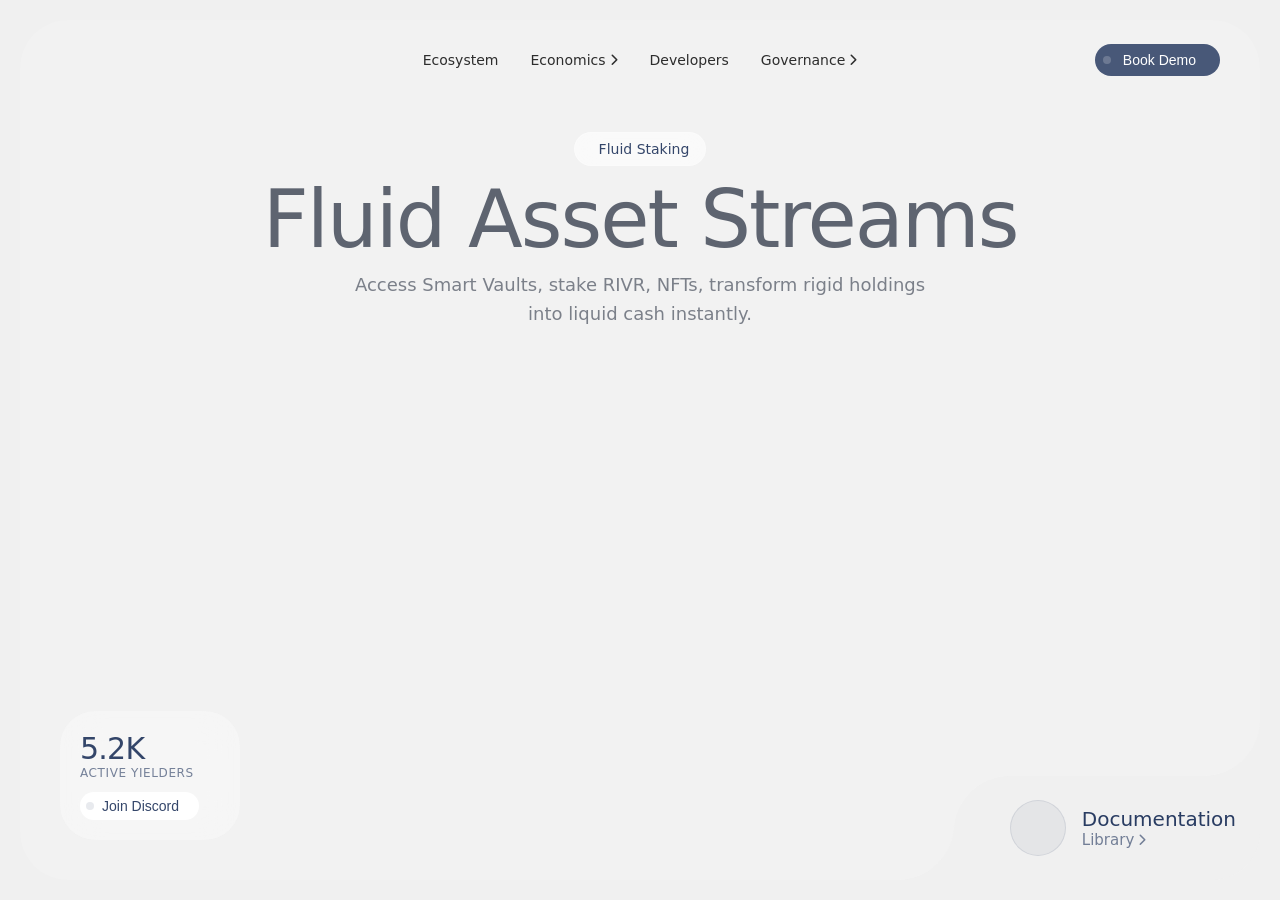
<file: New folder (8)/index.html>
<!DOCTYPE html>
<html lang="en">
<head>
    <meta charset="UTF-8" />
    <meta name="viewport" content="width=device-width, initial-scale=1.0" />
    <title>RIVR · Fluid Asset Streams</title>
    
    <!-- Font Awesome for icons -->
    <link rel="stylesheet" href="https://cdnjs.cloudflare.com/ajax/libs/font-awesome/6.5.0/css/all.min.css" />
    
    <!-- فایل CSS سفارشی -->
    <link rel="stylesheet" href="./style.css" />
</head>
<body>
    <!-- ==================== MAIN ==================== -->
    <main class="main-container">
        
        <!-- ==================== HERO ==================== -->
        <div class="hero-wrapper">
            <section class="hero-section">
                
                <!-- ویدئوی پس‌زمینه -->
                <video
                    autoplay
                    muted
                    loop
                    playsinline
                    class="video-bg"
                    src="./hf_20260428_193507_4286c423-2fd9-4efd-92bd-91a939453fc1.mp4"
                ></video>

                <!-- لایه محتوا -->
                <div class="content-layer">
                    
                    <!-- ===== NAVBAR ===== -->
                    <nav class="navbar">
                        <!-- اسپیس خالی سمت چپ (برای وسط‌چین) -->
                        <div class="nav-spacer"></div>
                        
                        <!-- منوی وسط (دسکتاپ) -->
                        <ul class="nav-menu">
                            <li class="nav-item">Ecosystem</li>
                            <li class="nav-item dropdown">
                                Economics
                                <i class="fas fa-chevron-right dropdown-icon"></i>
                            </li>
                            <li class="nav-item">Developers</li>
                            <li class="nav-item dropdown">
                                Governance
                                <i class="fas fa-chevron-right dropdown-icon"></i>
                            </li>
                        </ul>
                        
                        <!-- لوگوی موبایل -->
                        <div class="mobile-logo">RIVR</div>
                        
                        <!-- دکمه راست -->
                        <div class="nav-right">
                            <button class="demo-btn">
                                <div class="icon-wrapper">
                                    <i class="fas fa-arrow-up-right demo-icon"></i>
                                </div>
                                <span class="demo-text">Book Demo</span>
                            </button>
                        </div>
                    </nav>

                    <!-- ===== متن اصلی ===== -->
                    <div class="text-container">
                        <!-- Hero Badge -->
                        <div class="hero-badge">
                            <i class="fas fa-sparkles badge-icon"></i>
                            <span class="badge-text">Fluid Staking</span>
                        </div>
                        
                        <!-- تایتل -->
                        <h1 class="hero-title">
                            Fluid Asset Streams
                        </h1>
                        
                        <!-- زیرنویس -->
                        <p class="hero-subtitle">
                            Access Smart Vaults, stake RIVR, NFTs, transform rigid holdings into liquid cash instantly.
                        </p>
                    </div>

                    <!-- ===== کارت پایین چپ ===== -->
                    <div class="bottom-left-card">
                        <div class="stats-block">
                            <span class="stats-number">5.2K</span>
                            <span class="stats-label">Active Yielders</span>
                        </div>
                        <button class="discord-btn">
                            <div class="discord-icon-wrapper">
                                <i class="fas fa-arrow-up-right"></i>
                            </div>
                            <span class="discord-text">Join Discord</span>
                        </button>
                    </div>

                    <!-- ===== گوشه پایین راست ===== -->
                    <div class="bottom-right-corner">
                        <!-- ماسک بالا -->
                        <div class="mask-top">
                            <svg width="100%" height="100%" viewBox="0 0 56 56" fill="none" xmlns="http://www.w3.org/2000/svg">
                                <path d="M56 56V0C56 30.9279 30.9279 56 0 56H56Z" fill="#f0f0f0"/>
                            </svg>
                        </div>
                        <!-- ماسک چپ -->
                        <div class="mask-left">
                            <svg width="100%" height="100%" viewBox="0 0 56 56" fill="none" xmlns="http://www.w3.org/2000/svg">
                                <path d="M56 56H0C30.9279 56 56 30.9279 56 0V56Z" fill="#f0f0f0"/>
                            </svg>
                        </div>
                        
                        <!-- محتوای گوشه -->
                        <div class="corner-content">
                            <div class="corner-icon">
                                <i class="fas fa-arrow-up-right"></i>
                            </div>
                            <div class="corner-info">
                                <div class="corner-title">Documentation</div>
                                <div class="corner-link">
                                    <span>Library</span>
                                    <i class="fas fa-chevron-right"></i>
                                </div>
                            </div>
                        </div>
                    </div>

                </div>
            </section>
        </div>
        
    </main>

    <script src="./app.js"></script>
</body>
</html>
</file>
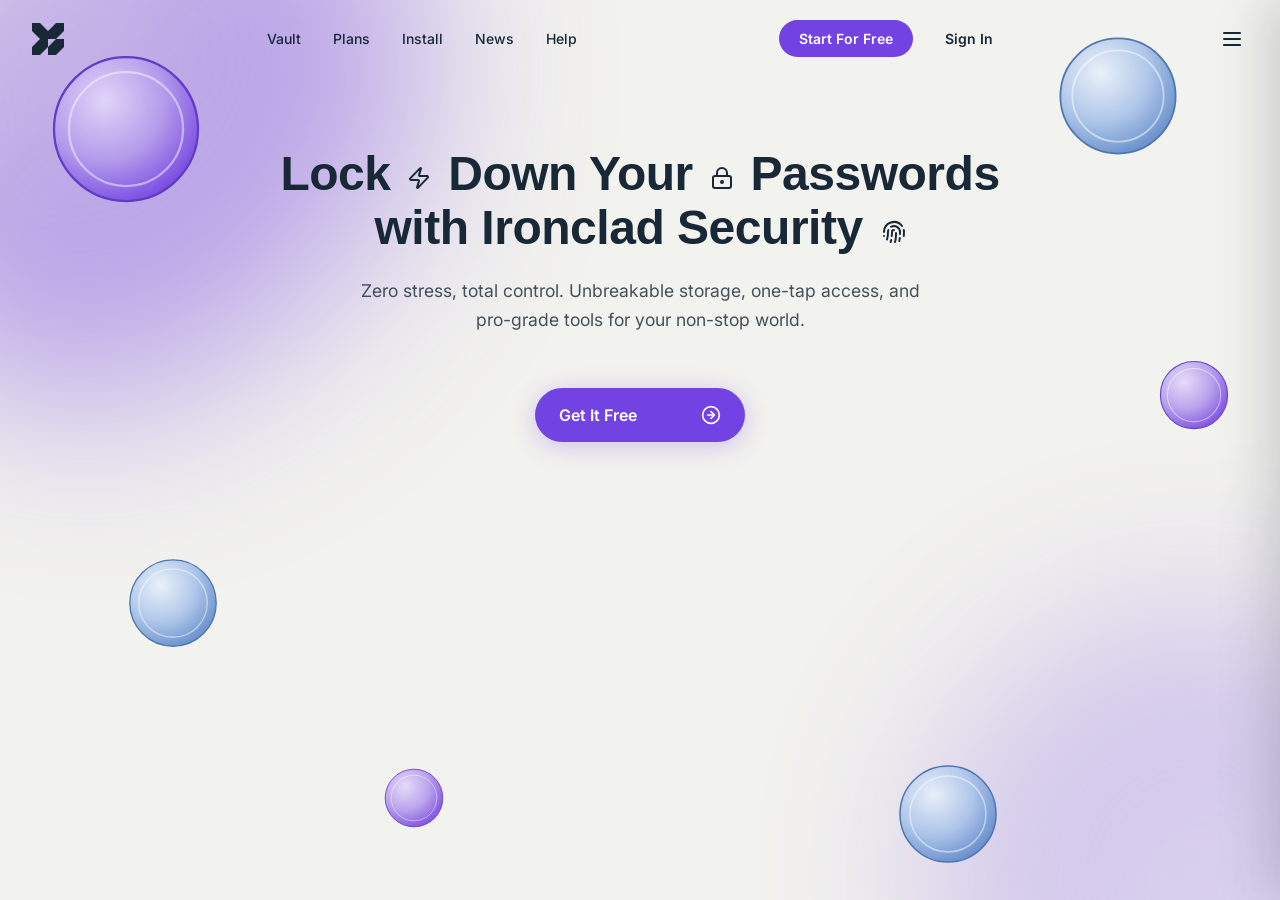
<file: password-manager-hero-split/index.html>
<!doctype html>
<html lang="en">
<head>
<meta charset="UTF-8" />
<meta name="viewport" content="width=device-width, initial-scale=1.0" />
<title>Vaultly — Lock Down Your Passwords</title>
<link href="https://db.onlinewebfonts.com/c/04e6981992c0e2e7642af2074ebe3901?family=Helvetica+Now+Display+Bold" rel="stylesheet">
<link href="https://fonts.googleapis.com/css2?family=Inter:wght@300;400;500;600;700;800;900&display=swap" rel="stylesheet">
<link rel="stylesheet" href="style.css">
</head>
<body>

<div class="page">
  <div class="bg-gradient"></div>

  <div class="coin-field" aria-hidden="true">
    <div class="coin coin--1">
      <svg viewBox="0 0 100 100" xmlns="http://www.w3.org/2000/svg">
        <defs>
          <radialGradient id="coinPurple" cx="35%" cy="30%" r="75%">
            <stop offset="0%" stop-color="#e4d9fb"/>
            <stop offset="55%" stop-color="#b49bec"/>
            <stop offset="100%" stop-color="#7342E2"/>
          </radialGradient>
        </defs>
        <circle cx="50" cy="50" r="48" fill="url(#coinPurple)" stroke="#5a2fc2" stroke-width="1.5"/>
        <circle cx="50" cy="50" r="38" fill="none" stroke="#ffffff" stroke-opacity="0.5" stroke-width="1.5"/>
      </svg>
    </div>
    <div class="coin coin--2">
      <svg viewBox="0 0 100 100" xmlns="http://www.w3.org/2000/svg">
        <defs>
          <radialGradient id="coinBlue" cx="35%" cy="30%" r="75%">
            <stop offset="0%" stop-color="#eaf1fb"/>
            <stop offset="55%" stop-color="#a9c3ea"/>
            <stop offset="100%" stop-color="#5a86c9"/>
          </radialGradient>
        </defs>
        <circle cx="50" cy="50" r="48" fill="url(#coinBlue)" stroke="#3f6aa8" stroke-width="1.5"/>
        <circle cx="50" cy="50" r="38" fill="none" stroke="#ffffff" stroke-opacity="0.5" stroke-width="1.5"/>
      </svg>
    </div>
    <div class="coin coin--3">
      <svg viewBox="0 0 100 100" xmlns="http://www.w3.org/2000/svg">
        <circle cx="50" cy="50" r="48" fill="url(#coinBlue)" stroke="#3f6aa8" stroke-width="1.5"/>
        <circle cx="50" cy="50" r="38" fill="none" stroke="#ffffff" stroke-opacity="0.5" stroke-width="1.5"/>
      </svg>
    </div>
    <div class="coin coin--4">
      <svg viewBox="0 0 100 100" xmlns="http://www.w3.org/2000/svg">
        <circle cx="50" cy="50" r="48" fill="url(#coinPurple)" stroke="#5a2fc2" stroke-width="1.5"/>
        <circle cx="50" cy="50" r="38" fill="none" stroke="#ffffff" stroke-opacity="0.5" stroke-width="1.5"/>
      </svg>
    </div>
    <div class="coin coin--5">
      <svg viewBox="0 0 100 100" xmlns="http://www.w3.org/2000/svg">
        <circle cx="50" cy="50" r="48" fill="url(#coinPurple)" stroke="#5a2fc2" stroke-width="1.5"/>
        <circle cx="50" cy="50" r="38" fill="none" stroke="#ffffff" stroke-opacity="0.5" stroke-width="1.5"/>
      </svg>
    </div>
    <div class="coin coin--6">
      <svg viewBox="0 0 100 100" xmlns="http://www.w3.org/2000/svg">
        <circle cx="50" cy="50" r="48" fill="url(#coinBlue)" stroke="#3f6aa8" stroke-width="1.5"/>
        <circle cx="50" cy="50" r="38" fill="none" stroke="#ffffff" stroke-opacity="0.5" stroke-width="1.5"/>
      </svg>
    </div>
  </div>

  <!-- Navbar -->
  <nav class="navbar">
    <!-- Logo -->
    <svg width="32" height="32" viewBox="0 0 256 256" fill="#192837" xmlns="http://www.w3.org/2000/svg">
      <path d="M 64 128 L 64.5 128 L 32 95 L 0 64 L 0 0 L 64 0 L 128 64 L 128 64.5 L 161 32 L 192 0 L 256 0 L 256 64 L 192 128 L 128 128 L 128 192 L 96 223 L 63.5 256 L 0 256 L 0 192 Z M 256 192 L 224 223 L 191.5 256 L 128 256 L 128 192 L 192 128 L 256 128 Z" />
    </svg>

    <div class="nav-links">
      <a href="#">Vault</a>
      <a href="#">Plans</a>
      <a href="#">Install</a>
      <a href="#">News</a>
      <a href="#">Help</a>
    </div>

    <div class="nav-buttons">
      <button class="btn-pill btn-primary">Start For Free</button>
      <button class="btn-pill btn-secondary">Sign In</button>
    </div>

    <button class="hamburger" id="menuToggle" aria-label="Open menu">
      <svg viewBox="0 0 24 24" fill="none" stroke="currentColor" stroke-width="2" stroke-linecap="round" stroke-linejoin="round">
        <line x1="4" x2="20" y1="12" y2="12"/><line x1="4" x2="20" y1="6" y2="6"/><line x1="4" x2="20" y1="18" y2="18"/>
      </svg>
    </button>
  </nav>

  <!-- Mobile menu -->
  <div class="backdrop" id="backdrop"></div>
  <div class="sheet" id="sheet">
    <div class="sheet-header">
      <svg width="32" height="32" viewBox="0 0 256 256" fill="#192837" xmlns="http://www.w3.org/2000/svg">
        <path d="M 64 128 L 64.5 128 L 32 95 L 0 64 L 0 0 L 64 0 L 128 64 L 128 64.5 L 161 32 L 192 0 L 256 0 L 256 64 L 192 128 L 128 128 L 128 192 L 96 223 L 63.5 256 L 0 256 L 0 192 Z M 256 192 L 224 223 L 191.5 256 L 128 256 L 128 192 L 192 128 L 256 128 Z" />
      </svg>
      <button class="close-btn" id="closeMenu" aria-label="Close menu">
        <svg viewBox="0 0 24 24" fill="none" stroke="currentColor" stroke-width="2" stroke-linecap="round" stroke-linejoin="round">
          <path d="M18 6 6 18"/><path d="m6 6 12 12"/>
        </svg>
      </button>
    </div>
    <div class="sheet-divider"></div>
    <div class="sheet-links">
      <a href="#">Vault</a>
      <a href="#">Plans</a>
      <a href="#">Install</a>
      <a href="#">News</a>
      <a href="#">Help</a>
    </div>
    <div class="sheet-cta">
      <button class="btn-pill btn-primary">Start For Free</button>
      <button class="btn-pill btn-secondary">Sign In</button>
    </div>
  </div>

  <!-- Hero -->
  <div class="hero">
    <div class="hero-inner">
      <h1>
        <span class="nowrap">
          Lock
          <span class="icon">
            <svg viewBox="0 0 24 24" width="24" height="24" fill="none" stroke="#192837" stroke-width="2" stroke-linecap="round" stroke-linejoin="round">
              <path d="M4 14a1 1 0 0 1-.78-1.63l9.9-10.2a.5.5 0 0 1 .86.46l-1.92 6.02A1 1 0 0 0 13 10h7a1 1 0 0 1 .78 1.63l-9.9 10.2a.5.5 0 0 1-.86-.46l1.92-6.02A1 1 0 0 0 11 14z"/>
            </svg>
          </span>
          Down Your
          <span class="icon">
            <svg viewBox="0 0 24 24" width="24" height="24" fill="none" stroke="#192837" stroke-width="2" stroke-linecap="round" stroke-linejoin="round">
              <circle cx="12" cy="16" r="1"/><rect x="3" y="10" width="18" height="12" rx="2"/><path d="M7 10V7a5 5 0 0 1 10 0v3"/>
            </svg>
          </span>
          Passwords
        </span>
        <br/>
        with Ironclad Security
        <span class="icon fp-icon">
          <svg viewBox="0 0 24 24" width="24" height="24" fill="none" stroke="#192837" stroke-width="2" stroke-linecap="round" stroke-linejoin="round">
            <path d="M12 10a2 2 0 0 0-2 2c0 1.02-.1 2.51-.26 4"/><path d="M14 13.12c0 2.38 0 6.38-1 8.88"/><path d="M17.29 21.02c.12-.6.43-2.3.5-3.02"/><path d="M2 12a10 10 0 0 1 18-6"/><path d="M2 16h.01"/><path d="M21.8 16c.2-2 .131-5.354 0-6"/><path d="M5 19.5C5.5 18 6 15 6 12a6 6 0 0 1 .34-2"/><path d="M8.65 22c.21-.66.45-1.32.57-2"/><path d="M9 6.8a6 6 0 0 1 9 5.2v2"/>
          </svg>
        </span>
      </h1>

      <p>Zero stress, total control. Unbreakable storage, one-tap access, and pro-grade tools for your non-stop world.</p>

      <button class="cta-btn">
        <span>Get It Free</span>
        <svg viewBox="0 0 24 24" fill="none" stroke="#fff" stroke-width="2" stroke-linecap="round" stroke-linejoin="round">
          <circle cx="12" cy="12" r="10"/><path d="M8 12h8"/><path d="m12 16 4-4-4-4"/>
        </svg>
      </button>
    </div>
  </div>
</div>

<script src="script.js"></script>
</body>
</html>
</file>
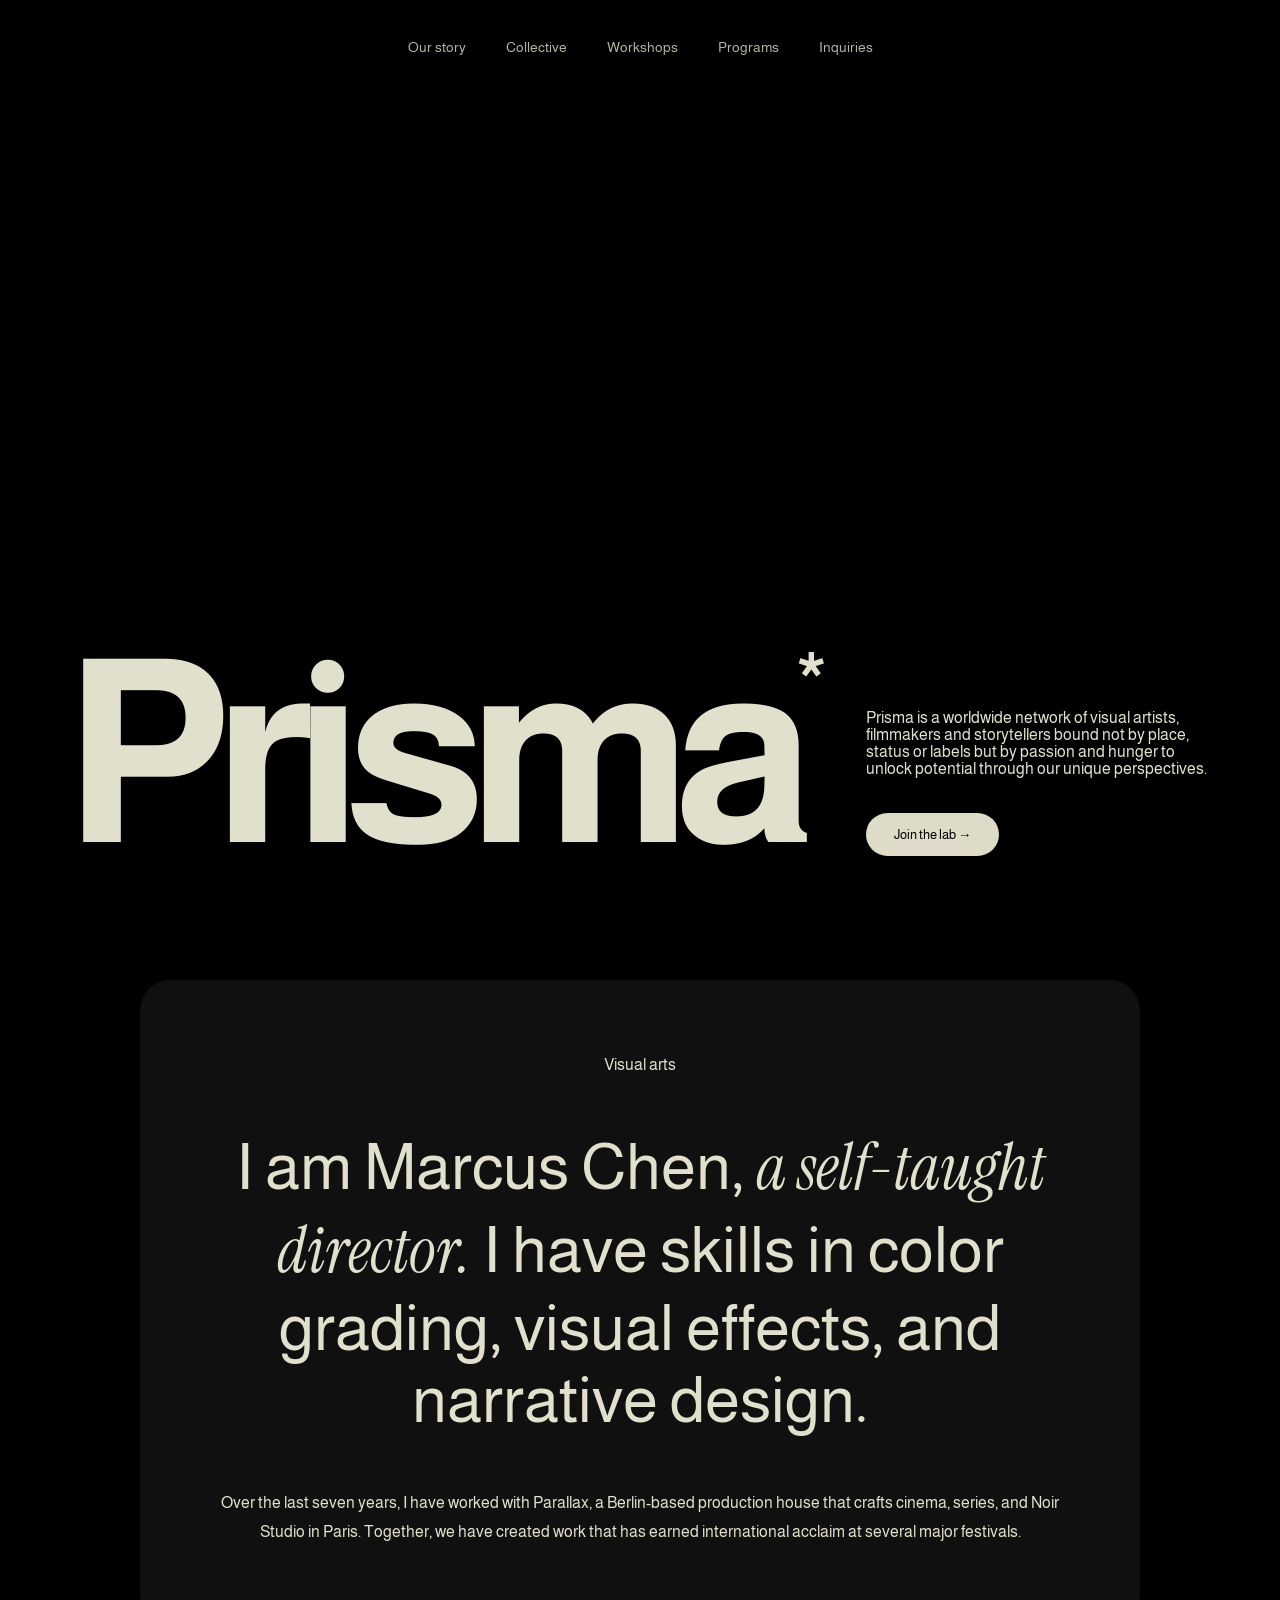
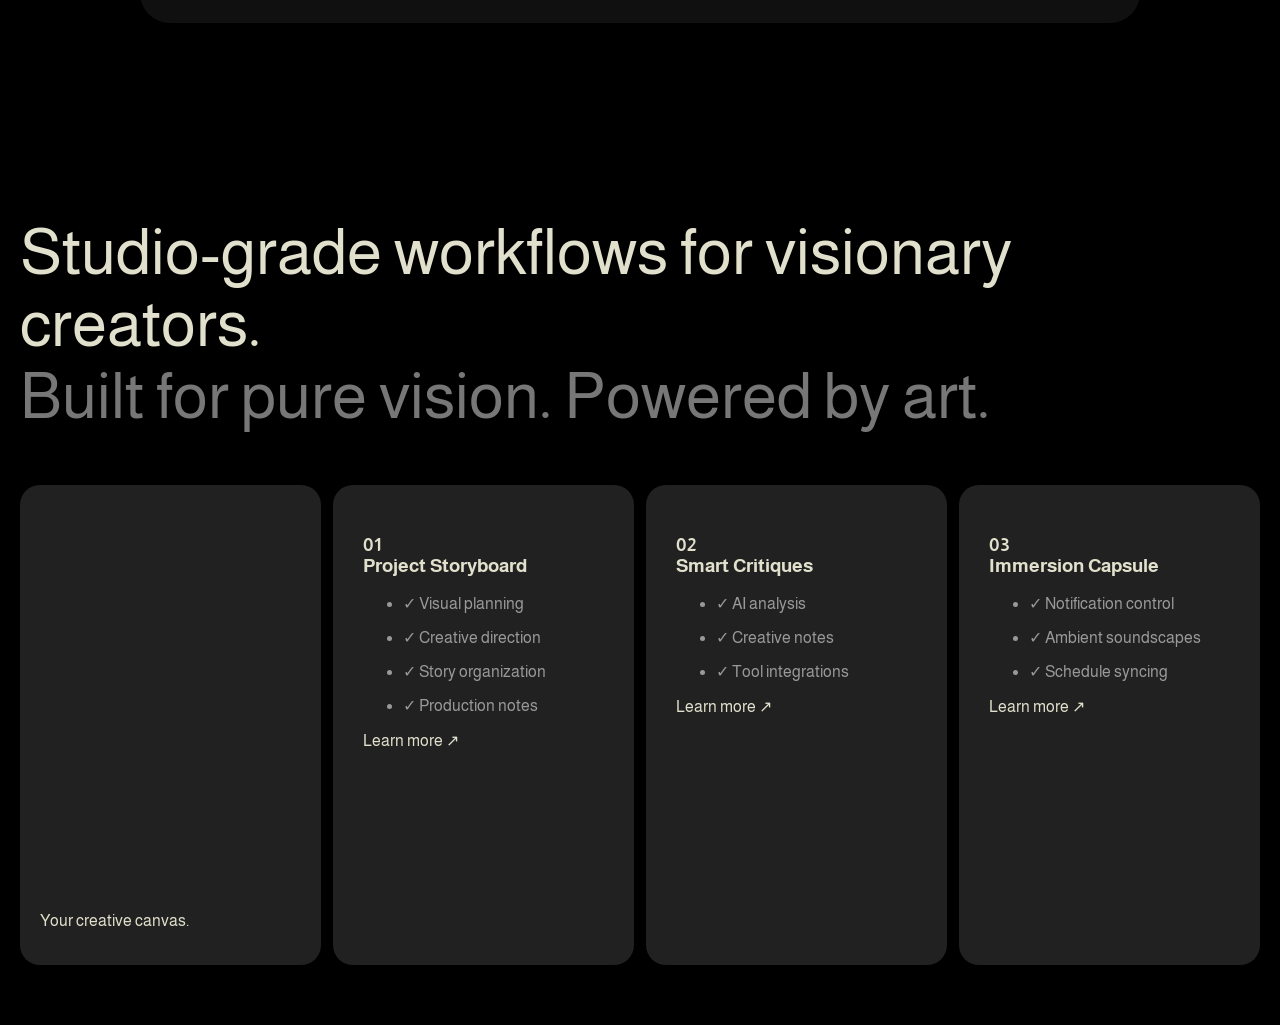
<file: Prisma-Landing/index.html>
<!DOCTYPE html>
<html lang="en">
<head>
<meta charset="UTF-8">
<meta name="viewport" content="width=device-width, initial-scale=1.0">
<title>Prisma Creative Studio</title>
<link href="https://fonts.googleapis.com/css2?family=Almarai:wght@300;400;700;800&family=Instrument+Serif:ital@1&display=swap" rel="stylesheet">
<link rel="stylesheet" href="style.css">
</head>
<body>

<section class="hero">
  <div class="hero-box">
    <video autoplay muted loop playsinline>
      <source src="./Unconfirmed 809188.crdownload">
    </video>
    <div class="overlay"></div>

    <nav>
      <a>Our story</a>
      <a>Collective</a>
      <a>Workshops</a>
      <a>Programs</a>
      <a>Inquiries</a>
    </nav>

    <div class="hero-content">
      <h1 class="reveal">Prisma<span>*</span></h1>
      <div class="intro">
        <p>
        Prisma is a worldwide network of visual artists, filmmakers and storytellers bound not by place, status or labels but by passion and hunger to unlock potential through our unique perspectives.
        </p>
        <button>Join the lab →</button>
      </div>
    </div>
  </div>
</section>

<section class="about">
<div class="card">
<p class="label">Visual arts</p>
<h2>
I am Marcus Chen,
<i>a self-taught director.</i>
I have skills in color grading, visual effects, and narrative design.
</h2>
<p class="scroll-text">
Over the last seven years, I have worked with Parallax, a Berlin-based production house that crafts cinema, series, and Noir Studio in Paris. Together, we have created work that has earned international acclaim at several major festivals.
</p>
</div>
</section>

<section class="features">
<h2>
Studio-grade workflows for visionary creators.<br>
<span>Built for pure vision. Powered by art.</span>
</h2>

<div class="grid">
<div class="feature video-card">
<video autoplay muted loop playsinline>
<source src="https://d8j0ntlcm91z4.cloudfront.net/user_38xzZboKViGWJOttwIXH07lWA1P/hf_20260406_133058_0504132a-0cf3-4450-a370-8ea3b05c95d4.mp4">
</video>
<p>Your creative canvas.</p>
</div>

<div class="feature">
<h3>01<br>Project Storyboard</h3>
<ul>
<li>✓ Visual planning</li>
<li>✓ Creative direction</li>
<li>✓ Story organization</li>
<li>✓ Production notes</li>
</ul>
<a>Learn more ↗</a>
</div>

<div class="feature">
<h3>02<br>Smart Critiques</h3>
<ul>
<li>✓ AI analysis</li>
<li>✓ Creative notes</li>
<li>✓ Tool integrations</li>
</ul>
<a>Learn more ↗</a>
</div>

<div class="feature">
<h3>03<br>Immersion Capsule</h3>
<ul>
<li>✓ Notification control</li>
<li>✓ Ambient soundscapes</li>
<li>✓ Schedule syncing</li>
</ul>
<a>Learn more ↗</a>
</div>
</div>
</section>

<script src="script.js"></script>
</body>
</html>
</file>
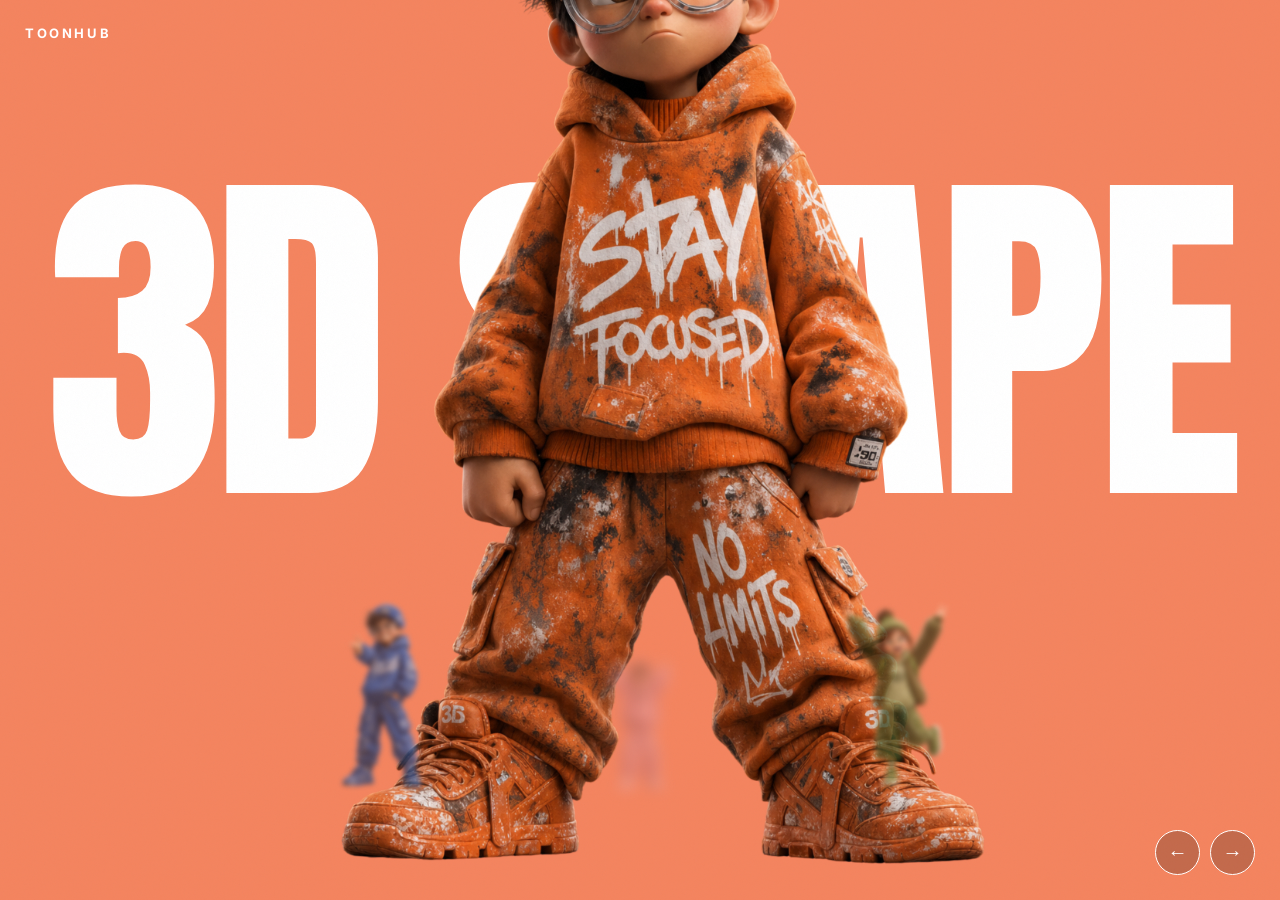
<file: TOONHUB-Landing/index.html>
<!doctype html>
<html>
<head>
<meta charset="UTF-8">
<meta name="viewport" content="width=device-width,initial-scale=1">
<title>TOONHUB</title>
<link href="https://fonts.googleapis.com/css2?family=Anton&family=Inter:wght@400;600;800&display=swap" rel="stylesheet">
<link rel="stylesheet" href="style.css">
</head>
<body>
<section class="hero">
<div class="grain"></div>
<div class="ghost">3D SHAPE</div>
<div class="brand">TOONHUB</div>
<div id="carousel"></div>
<div class="buttons">
<button id="prev">←</button>
<button id="next">→</button>
</div>
</section>
<script src="script.js"></script>
</body>
</html>
</file>
<file: New folder (8)/style.css>
/* ============================================
   1. فونت و تنظیمات پایه
   ============================================ */
@import url("https://db.onlinewebfonts.com/t/a64ff11d2c24584c767f6257e880dc65.eot");

@font-face {
    font-family: "Helvetica Regular";
    src: url("https://db.onlinewebfonts.com/t/a64ff11d2c24584c767f6257e880dc65.eot");
    src: url("https://db.onlinewebfonts.com/t/a64ff11d2c24584c767f6257e880dc65.eot?#iefix") format("embedded-opentype"),
         url("https://db.onlinewebfonts.com/t/a64ff11d2c24584c767f6257e880dc65.woff2") format("woff2"),
         url("https://db.onlinewebfonts.com/t/a64ff11d2c24584c767f6257e880dc65.woff") format("woff"),
         url("https://db.onlinewebfonts.com/t/a64ff11d2c24584c767f6257e880dc65.ttf") format("truetype"),
         url("https://db.onlinewebfonts.com/t/a64ff11d2c24584c767f6257e880dc65.svg#Helvetica Regular") format("svg");
}

:root {
    --font-helvetica: "Helvetica Regular", ui-sans-serif, system-ui, sans-serif;
    --primary-dark: rgba(30, 50, 90, 0.9);
    --primary-light: rgba(30, 50, 90, 0.8);
    --bg-color: #f0f0f0;
}

* {
    margin: 0;
    padding: 0;
    box-sizing: border-box;
}

body {
    font-family: var(--font-helvetica);
    background-color: var(--bg-color);
    overflow-x: hidden;
    margin: 0;
    padding: 0;
}

/* ============================================
   2. کانتینر اصلی
   ============================================ */
.main-container {
    min-height: 100vh;
    background-color: var(--bg-color);
    display: flex;
    align-items: center;
    justify-content: center;
    padding: 0.75rem;
}

@media (min-width: 768px) {
    .main-container {
        padding: 1.25rem;
    }
}

/* ============================================
   3. هیرو سکشن
   ============================================ */
.hero-wrapper {
    width: 100%;
    max-width: 1536px;
    height: 100vh;
    max-height: calc(100vh - 1.5rem);
    display: flex;
    align-items: center;
    justify-content: center;
}

@media (min-width: 768px) {
    .hero-wrapper {
        max-height: calc(100vh - 2.5rem);
    }
}

.hero-section {
    position: relative;
    width: 100%;
    height: 100%;
    border-radius: 1.5rem;
    overflow: hidden;
    box-shadow: none;
    display: flex;
    flex-direction: column;
    align-items: center;
    background-color: rgba(255, 255, 255, 0.1);
}

@media (min-width: 768px) {
    .hero-section {
        border-radius: 3rem;
    }
}

/* ============================================
   4. ویدئو
   ============================================ */
.video-bg {
    position: absolute;
    inset: 0;
    width: 100%;
    height: 100%;
    object-fit: cover;
    object-position: 65% center;
    z-index: 0;
}

@media (min-width: 1024px) {
    .video-bg {
        object-position: center;
    }
}

/* ============================================
   5. لایه محتوا
   ============================================ */
.content-layer {
    position: relative;
    z-index: 10;
    width: 100%;
    height: 100%;
    display: flex;
    flex-direction: column;
    align-items: center;
}

/* ============================================
   6. نوار ناوبری
   ============================================ */
.navbar {
    display: flex;
    align-items: center;
    justify-content: space-between;
    padding: 1.5rem 1.5rem;
    width: 100%;
    position: relative;
    z-index: 10;
}

@media (min-width: 768px) {
    .navbar {
        padding: 1.5rem 2.5rem;
    }
}

.nav-spacer {
    flex: 1;
    display: none;
}

@media (min-width: 768px) {
    .nav-spacer {
        display: block;
    }
}

/* منوی وسط */
.nav-menu {
    display: none;
    align-items: center;
    gap: 2rem;
    color: rgb(45, 45, 45);
    font-weight: 400;
    font-size: 0.875rem;
    list-style: none;
}

@media (min-width: 768px) {
    .nav-menu {
        display: flex;
    }
}

.nav-item {
    cursor: pointer;
    transition: opacity 0.3s ease;
    display: flex;
    align-items: center;
    gap: 0.25rem;
}

.nav-item:hover {
    opacity: 0.7;
}

.dropdown-icon {
    font-size: 0.75rem;
    transition: transform 0.3s ease;
}

.nav-item:hover .dropdown-icon {
    transform: translateX(2px);
}

/* لوگوی موبایل */
.mobile-logo {
    display: block;
    font-weight: 400;
    letter-spacing: -0.05em;
    font-size: 1.25rem;
    color: var(--primary-dark);
}

@media (min-width: 768px) {
    .mobile-logo {
        display: none;
    }
}

/* دکمه راست */
.nav-right {
    flex: 1;
    display: flex;
    justify-content: flex-end;
}

.demo-btn {
    display: flex;
    align-items: center;
    background-color: var(--primary-light);
    color: white;
    border: none;
    border-radius: 9999px;
    padding: 0.375rem 1rem 0.375rem 0.5rem;
    gap: 0.5rem;
    cursor: pointer;
    transition: background-color 0.3s ease;
}

@media (min-width: 768px) {
    .demo-btn {
        padding: 0.5rem 1.5rem 0.5rem 0.5rem;
        gap: 0.75rem;
    }
}

.demo-btn:hover {
    background-color: rgba(30, 50, 90, 1);
}

.icon-wrapper {
    background-color: rgba(255, 255, 255, 0.2);
    padding: 0.25rem;
    border-radius: 9999px;
    display: flex;
    align-items: center;
    justify-content: center;
}

.demo-icon {
    font-size: 1rem;
    color: white;
}

@media (min-width: 768px) {
    .demo-icon {
        font-size: 1.25rem;
    }
}

.demo-text {
    font-size: 0.75rem;
    font-weight: 400;
}

@media (min-width: 768px) {
    .demo-text {
        font-size: 0.875rem;
    }
}

/* ============================================
   7. متن اصلی
   ============================================ */
.text-container {
    width: 100%;
    display: flex;
    flex-direction: column;
    align-items: center;
    padding: 2rem 1.5rem 0;
    text-align: center;
    max-width: 56rem;
    flex: 1;
}

@media (min-width: 768px) {
    .text-container {
        padding-top: 2rem;
        padding-left: 1.5rem;
        padding-right: 1.5rem;
    }
}

/* ============================================
   8. Hero Badge
   ============================================ */
.hero-badge {
    display: flex;
    align-items: center;
    gap: 0.5rem;
    padding: 0.5rem 1rem;
    border-radius: 9999px;
    background-color: rgba(255, 255, 255, 0.6);
    backdrop-filter: blur(12px);
    border: 1px solid rgba(255, 255, 255, 0.2);
    margin: 0 auto 0.75rem;
    width: fit-content;
    animation: fadeBadge 0.6s ease-out forwards;
}

@keyframes fadeBadge {
    from {
        opacity: 0;
        transform: translateY(20px);
    }
    to {
        opacity: 1;
        transform: translateY(0);
    }
}

.badge-icon {
    color: var(--primary-dark);
    font-size: 1rem;
}

.badge-text {
    font-size: 14px;
    font-weight: 400;
    color: var(--primary-dark);
}

/* ============================================
   9. تایتل و زیرنویس
   ============================================ */
.hero-title {
    font-size: 2.25rem;
    font-weight: 400;
    color: #5E6470;
    margin-bottom: 0.5rem;
    letter-spacing: -0.025em;
    line-height: 1.05;
    animation: fadeScale 0.8s ease-out 0.2s forwards;
    opacity: 0;
    transform: scale(0.98);
}

@keyframes fadeScale {
    from {
        opacity: 0;
        transform: scale(0.98);
    }
    to {
        opacity: 1;
        transform: scale(1);
    }
}

@media (min-width: 640px) {
    .hero-title {
        font-size: 3rem;
    }
}

@media (min-width: 768px) {
    .hero-title {
        font-size: 3.75rem;
    }
}

@media (min-width: 1024px) {
    .hero-title {
        font-size: 80px;
    }
}

.hero-subtitle {
    font-size: 0.875rem;
    color: #5E6470;
    opacity: 0.8;
    line-height: 1.625;
    max-width: 36rem;
    font-weight: 400;
    animation: fadeIn 0.8s ease-out 0.4s forwards;
    opacity: 0;
}

@keyframes fadeIn {
    from {
        opacity: 0;
    }
    to {
        opacity: 0.8;
    }
}

@media (min-width: 640px) {
    .hero-subtitle {
        font-size: 1rem;
    }
}

@media (min-width: 768px) {
    .hero-subtitle {
        font-size: 1.125rem;
    }
}

/* ============================================
   10. کارت پایین چپ
   ============================================ */
.bottom-left-card {
    position: absolute;
    bottom: 7rem;
    right: 1rem;
    left: auto;
    padding: 0.75rem 1rem;
    border-radius: 1.2rem;
    background-color: rgba(255, 255, 255, 0.3);
    backdrop-filter: blur(20px);
    display: flex;
    flex-direction: column;
    gap: 0.5rem;
    min-width: 140px;
    width: fit-content;
    animation: slideLeft 0.8s ease-out 0.2s forwards;
    opacity: 0;
    transform: translateX(-20px);
}

@keyframes slideLeft {
    from {
        opacity: 0;
        transform: translateX(-20px);
    }
    to {
        opacity: 1;
        transform: translateX(0);
    }
}

@media (min-width: 768px) {
    .bottom-left-card {
        bottom: 1.5rem;
        left: 1.5rem;
        right: auto;
        padding: 1rem;
        border-radius: 1.5rem;
        min-width: 150px;
    }
}

@media (min-width: 1024px) {
    .bottom-left-card {
        bottom: 2.5rem;
        left: 2.5rem;
        padding: 1.25rem;
        border-radius: 2.2rem;
        min-width: 180px;
        gap: 0.75rem;
    }
}

.stats-block {
    display: flex;
    flex-direction: column;
}

.stats-number {
    font-size: 1.5rem;
    font-weight: 400;
    color: var(--primary-dark);
    letter-spacing: -0.025em;
}

@media (min-width: 768px) {
    .stats-number {
        font-size: 1.875rem;
    }
}

.stats-label {
    font-size: 10px;
    font-weight: 400;
    color: rgba(30, 50, 90, 0.6);
    text-transform: uppercase;
    letter-spacing: 0.05em;
}

@media (min-width: 768px) {
    .stats-label {
        font-size: 12px;
    }
}

.discord-btn {
    display: flex;
    align-items: center;
    background-color: white;
    border: none;
    border-radius: 9999px;
    padding: 0.375rem 1.25rem 0.375rem 0.375rem;
    gap: 0.5rem;
    cursor: pointer;
    transition: background-color 0.3s ease;
    align-self: flex-start;
}

.discord-btn:hover {
    background-color: rgba(255, 255, 255, 0.9);
}

.discord-icon-wrapper {
    background-color: rgba(30, 50, 90, 0.1);
    padding: 0.25rem;
    border-radius: 9999px;
    display: flex;
    align-items: center;
    justify-content: center;
}

.discord-icon-wrapper i {
    color: var(--primary-dark);
    font-size: 0.75rem;
}

.discord-text {
    font-size: 14px;
    font-weight: 400;
    color: var(--primary-dark);
}

/* ============================================
   11. گوشه پایین راست
   ============================================ */
.bottom-right-corner {
    position: absolute;
    bottom: 0;
    right: 0;
    padding: 0.75rem 0.75rem 0.75rem 2rem;
    background-color: var(--bg-color);
    border-top-left-radius: 1.5rem;
    display: flex;
    align-items: center;
    gap: 0.75rem;
    animation: slideUp 0.8s ease-out 0.4s forwards;
    opacity: 0;
    transform: translateY(20px);
}

@keyframes slideUp {
    from {
        opacity: 0;
        transform: translateY(20px);
    }
    to {
        opacity: 1;
        transform: translateY(0);
    }
}

@media (min-width: 640px) {
    .bottom-right-corner {
        padding: 1rem 1rem 1rem 2.5rem;
        border-top-left-radius: 2rem;
        gap: 1rem;
    }
}

@media (min-width: 768px) {
    .bottom-right-corner {
        padding: 1.5rem 1.5rem 1.5rem 3.5rem;
        border-top-left-radius: 3.5rem;
        gap: 1.5rem;
    }
}

/* ماسک‌ها */
.mask-top {
    position: absolute;
    top: -1.5rem;
    right: 0;
    width: 1.5rem;
    height: 1.5rem;
    pointer-events: none;
}

@media (min-width: 640px) {
    .mask-top {
        top: -2rem;
        width: 2rem;
        height: 2rem;
    }
}

@media (min-width: 768px) {
    .mask-top {
        top: -3.5rem;
        width: 3.5rem;
        height: 3.5rem;
    }
}

.mask-left {
    position: absolute;
    bottom: 0;
    left: -1.5rem;
    width: 1.5rem;
    height: 1.5rem;
    pointer-events: none;
}

@media (min-width: 640px) {
    .mask-left {
        left: -2rem;
        width: 2rem;
        height: 2rem;
    }
}

@media (min-width: 768px) {
    .mask-left {
        left: -3.5rem;
        width: 3.5rem;
        height: 3.5rem;
    }
}

.mask-top svg,
.mask-left svg {
    width: 100%;
    height: 100%;
}

/* محتوای گوشه */
.corner-content {
    display: flex;
    align-items: center;
    gap: 0.75rem;
    z-index: 1;
}

@media (min-width: 768px) {
    .corner-content {
        gap: 1rem;
    }
}

.corner-icon {
    width: 2.5rem;
    height: 2.5rem;
    background-color: rgba(30, 50, 90, 0.05);
    border-radius: 9999px;
    display: flex;
    align-items: center;
    justify-content: center;
    border: 1px solid rgba(30, 50, 90, 0.1);
}

@media (min-width: 768px) {
    .corner-icon {
        width: 3.5rem;
        height: 3.5rem;
    }
}

.corner-icon i {
    color: var(--primary-dark);
    font-size: 1rem;
}

@media (min-width: 768px) {
    .corner-icon i {
        font-size: 1.25rem;
    }
}

.corner-info {
    display: flex;
    flex-direction: column;
}

.corner-title {
    font-size: 1rem;
    font-weight: 400;
    color: rgba(30, 50, 90, 0.95);
}

@media (min-width: 768px) {
    .corner-title {
        font-size: 1.25rem;
    }
}

.corner-link {
    display: flex;
    align-items: center;
    gap: 0.25rem;
    color: rgba(30, 50, 90, 0.6);
    cursor: pointer;
    transition: color 0.3s ease;
}

.corner-link:hover {
    color: rgba(30, 50, 90, 0.8);
}

.corner-link span {
    font-size: 12px;
    font-weight: 400;
}

@media (min-width: 768px) {
    .corner-link span {
        font-size: 15px;
    }
}

.corner-link i {
    font-size: 10px;
}

@media (min-width: 768px) {
    .corner-link i {
        font-size: 12px;
    }
}

/* ============================================
   12. تنظیمات ریسپانسیو برای گوشه
   ============================================ */
@media (max-width: 767px) {
    .bottom-right-corner {
        padding: 0.5rem 0.5rem 0.5rem 1.5rem;
        border-top-left-radius: 1.2rem;
        gap: 0.5rem;
    }
    
    .corner-icon {
        width: 2rem;
        height: 2rem;
    }
    
    .corner-icon i {
        font-size: 0.75rem;
    }
    
    .corner-title {
        font-size: 0.875rem;
    }
    
    .corner-link span {
        font-size: 10px;
    }
}
</file>
<file: password-manager-hero-split/style.css>
:root {
  --font-heading: 'Helvetica Now Display Bold', sans-serif;
  --font-body: 'Inter', sans-serif;
  --color-text: #192837;
  --color-accent: #7342E2;
  --color-login-bg: #F2F2EE;
}

* { box-sizing: border-box; }

html, body { height: 100%; }

body {
  margin: 0;
  padding: 0;
  font-family: var(--font-body);
  color: var(--color-text);
  overflow-x: hidden;
}

.page {
  position: relative;
  min-height: 100vh;
  width: 100%;
  overflow: hidden;
}

/* ---------- Background ---------- */
.bg-gradient {
  position: absolute;
  inset: 0;
  z-index: 0;
  width: 100%;
  height: 100%;
  overflow: hidden;
  background: #F2F2EE;
}
.bg-gradient::before,
.bg-gradient::after {
  content: '';
  position: absolute;
  border-radius: 50%;
  filter: blur(90px);
}
.bg-gradient::before {
  width: 620px;
  height: 620px;
  top: -180px;
  left: -160px;
  background: radial-gradient(circle at 30% 30%, #a78bde 0%, #7342E2 55%, transparent 75%);
  opacity: 0.5;
}
.bg-gradient::after {
  width: 520px;
  height: 520px;
  bottom: -200px;
  right: -140px;
  background: radial-gradient(circle at 60% 60%, #cfc2f7 0%, #7342E2 50%, transparent 75%);
  opacity: 0.32;
}

.coin-field {
  position: absolute;
  inset: 0;
  z-index: 1;
}
.coin {
  position: absolute;
  animation: coinFloat 9s ease-in-out infinite;
  opacity: 0.9;
}
.coin svg { width: 100%; height: 100%; display: block; }
.coin--1 { width: 150px; height: 150px; top: 6%;  left: 4%;  animation-delay: 0s;   }
.coin--2 { width: 90px;  height: 90px;  top: 62%; left: 10%; animation-delay: 1.4s; }
.coin--3 { width: 120px; height: 120px; top: 4%;  right: 8%; animation-delay: 0.7s; }
.coin--4 { width: 70px;  height: 70px;  top: 40%; right: 4%; animation-delay: 2.1s; }
.coin--5 { width: 60px;  height: 60px;  bottom: 8%; left: 30%; animation-delay: 1s;  }
.coin--6 { width: 100px; height: 100px; bottom: 4%; right: 22%; animation-delay: 2.6s; }

@keyframes coinFloat {
  0%, 100% { transform: translateY(0) rotate(0deg); }
  50% { transform: translateY(-18px) rotate(6deg); }
}

@media (max-width: 768px) {
  .coin--4, .coin--6 { display: none; }
}

/* ---------- Icons ---------- */
.icon {
  display: inline;
  vertical-align: middle;
  position: relative;
  top: -2px;
  margin: 0 4px;
}
.icon svg { width: 24px; height: 24px; display: inline-block; vertical-align: middle; }

/* ---------- Navbar ---------- */
.navbar {
  position: relative;
  z-index: 10;
  max-width: 1280px;
  margin: 0 auto;
  display: flex;
  align-items: center;
  justify-content: space-between;
  padding: 16px 20px;
}
@media (min-width: 640px) {
  .navbar { padding: 20px 32px; }
}

.nav-links {
  display: none;
  align-items: center;
  gap: 32px;
}
.nav-links a {
  font-size: 0.875rem;
  font-weight: 500;
  color: var(--color-text);
  text-decoration: none;
  transition: opacity 0.2s ease;
}
.nav-links a:hover { opacity: 0.7; }

.nav-buttons { display: none; align-items: center; gap: 12px; }

.btn-pill {
  font-size: 0.875rem;
  font-weight: 600;
  padding: 10px 20px;
  border-radius: 9999px;
  border: none;
  cursor: pointer;
  transition: box-shadow 0.2s ease, transform 0.1s ease;
  font-family: var(--font-body);
}
.btn-pill:active { transform: scale(0.95); }
.btn-pill:hover { box-shadow: 0 6px 20px rgba(0,0,0,0.15); }

.btn-primary { background: #7342E2; color: #fff; }
.btn-secondary { background: #F2F2EE; color: var(--color-text); }

@media (min-width: 768px) {
  .nav-links, .nav-buttons { display: flex; }
  .hamburger { display: none; }
}

.hamburger {
  background: none;
  border: none;
  cursor: pointer;
  color: var(--color-text);
  display: flex;
  align-items: center;
  justify-content: center;
  padding: 4px;
}
.hamburger svg { width: 24px; height: 24px; }

/* ---------- Mobile menu ---------- */
.backdrop {
  position: fixed;
  inset: 0;
  z-index: 40;
  background: rgba(25,40,55,0.35);
  backdrop-filter: blur(4px);
  opacity: 0;
  visibility: hidden;
  transition: opacity 0.3s ease;
}
.backdrop.open { opacity: 1; visibility: visible; }

.sheet {
  position: fixed;
  top: 0;
  right: 0;
  z-index: 50;
  width: min(88vw, 360px);
  height: 100dvh;
  background: #CFC8C5;
  box-shadow: -12px 0 48px rgba(25,40,55,0.18);
  display: flex;
  flex-direction: column;
  transform: translateX(100%);
  transition: transform 0.45s cubic-bezier(0.22, 1, 0.36, 1);
}
.sheet.open {
  transform: translateX(0);
  transition: transform 0.45s cubic-bezier(0.22, 1, 0.36, 1);
}
.sheet.closing {
  transition: transform 0.35s cubic-bezier(0.55, 0, 1, 0.45);
}

.sheet-header {
  display: flex;
  align-items: center;
  justify-content: space-between;
  padding: 20px 24px;
}
.close-btn {
  width: 40px; height: 40px;
  border-radius: 9999px;
  background: rgba(25,40,55,0.1);
  border: none;
  display: flex; align-items: center; justify-content: center;
  cursor: pointer;
  color: #192837;
  transition: transform 0.15s ease;
}
.close-btn:active { transform: scale(0.9); }
.close-btn svg { width: 20px; height: 20px; }

.sheet-divider {
  height: 1px;
  margin: 0 24px;
  background: rgba(25,40,55,0.12);
}

.sheet-links {
  display: flex;
  flex-direction: column;
  padding: 16px;
  gap: 4px;
}
.sheet-links a {
  font-size: 1.1rem;
  font-family: var(--font-body);
  color: #192837;
  text-decoration: none;
  padding: 12px;
  border-radius: 12px;
  transition: background 0.2s ease;
  opacity: 0;
  transform: translateX(24px);
}
.sheet-links a:hover { background: rgba(0,0,0,0.1); }
.sheet.open .sheet-links a {
  animation: linkIn 0.4s cubic-bezier(0.22, 1, 0.36, 1) forwards;
}
.sheet.open .sheet-links a:nth-child(1) { animation-delay: 0.18s; }
.sheet.open .sheet-links a:nth-child(2) { animation-delay: 0.25s; }
.sheet.open .sheet-links a:nth-child(3) { animation-delay: 0.32s; }
.sheet.open .sheet-links a:nth-child(4) { animation-delay: 0.39s; }
.sheet.open .sheet-links a:nth-child(5) { animation-delay: 0.46s; }

@keyframes linkIn {
  to { opacity: 1; transform: translateX(0); }
}

.sheet-cta {
  margin-top: auto;
  display: flex;
  flex-direction: column;
  gap: 12px;
  padding: 24px;
}
.sheet-cta .btn-pill {
  width: 100%;
  padding: 14px 0;
  font-size: 0.95rem;
}

/* ---------- Hero ---------- */
.hero {
  position: relative;
  z-index: 10;
  max-width: 1280px;
  margin: 0 auto;
  padding-top: clamp(40px, 8vw, 72px);
  padding-bottom: 48px;
}

.hero-inner {
  max-width: 660px;
  margin: 0 auto;
  display: flex;
  flex-direction: column;
  align-items: center;
}

.hero h1 {
  font-family: var(--font-heading);
  font-size: clamp(1.65rem, 5vw, 3rem);
  line-height: 1.05;
  letter-spacing: -0.01em;
  color: var(--color-text);
  text-align: center;
  margin: 0;
  opacity: 0;
  transform: translateY(28px);
  animation: fadeUp 0.6s cubic-bezier(0.22, 1, 0.36, 1) forwards;
  animation-delay: 0s;
}
.hero h1 .nowrap { white-space: nowrap; }
.hero h1 .fp-icon { margin: 0 0 0 6px; }

.hero p {
  font-family: var(--font-body);
  font-size: clamp(0.9rem, 2.5vw, 1.1rem);
  color: var(--color-text);
  opacity: 0;
  max-width: 560px;
  line-height: 1.65;
  text-align: center;
  margin-top: 20px;
  transform: translateY(28px);
  animation: fadeUpText 0.6s cubic-bezier(0.22, 1, 0.36, 1) forwards;
  animation-delay: 0.15s;
}

@keyframes fadeUp {
  to { opacity: 1; transform: translateY(0); }
}
@keyframes fadeUpText {
  to { opacity: 0.8; transform: translateY(0); }
}

.cta-btn {
  margin-top: 36px;
  border-radius: 50px;
  background: #7342E2;
  color: #fff;
  border: none;
  cursor: pointer;
  font-family: var(--font-body);
  font-weight: 600;
  font-size: clamp(0.9rem, 2vw, 1rem);
  padding: 17px 24px;
  min-width: 210px;
  display: flex;
  align-items: center;
  justify-content: space-between;
  gap: 32px;
  box-shadow: 0 4px 24px rgba(115,66,226,0.28);
  opacity: 0;
  transform: translateY(28px) scale(1);
  animation: fadeUpBtn 0.6s cubic-bezier(0.22, 1, 0.36, 1) forwards;
  animation-delay: 0.3s;
  transition: transform 0.15s ease, filter 0.2s ease;
}
.cta-btn:hover { transform: scale(1.04); filter: brightness(1.1); }
.cta-btn:active { transform: scale(0.96); }
.cta-btn svg { width: 20px; height: 20px; }

@keyframes fadeUpBtn {
  to { opacity: 1; transform: translateY(0) scale(1); }
}
</file>
<file: Prisma-Landing/style.css>
*{
box-sizing:border-box;
font-family:'Almarai',sans-serif;
}

body{
margin:0;
background:#000;
color:#E1E0CC;
}

.hero{
height:100vh;
padding:24px;
}

.hero-box{
height:100%;
border-radius:32px;
overflow:hidden;
position:relative;
}

video{
width:100%;
height:100%;
object-fit:cover;
}

.overlay{
position:absolute;
inset:0;
background:linear-gradient(to bottom,rgba(0,0,0,.3),transparent,rgba(0,0,0,.7));
}

nav{
position:absolute;
top:0;
left:50%;
transform:translateX(-50%);
background:#000;
padding:15px 35px;
border-radius:0 0 30px 30px;
display:flex;
gap:40px;
z-index:2;
}

nav a{
font-size:14px;
color:rgba(225,224,204,.8);
}

.hero-content{
position:absolute;
bottom:20px;
left:40px;
right:40px;
display:flex;
justify-content:space-between;
align-items:end;
z-index:2;
}

h1{
font-size:20vw;
line-height:.8;
margin:0;
letter-spacing:-.07em;
}

h1 span{
font-size:.3em;
vertical-align:top;
}

.intro{
max-width:350px;
}

button{
margin-top:20px;
padding:14px 28px;
border:0;
border-radius:50px;
background:#DEDBC8;
}

.about{
padding:80px 20px;
}

.card{
background:#101010;
max-width:1000px;
margin:auto;
padding:60px;
text-align:center;
border-radius:30px;
}

h2{
font-size:clamp(30px,5vw,70px);
font-weight:400;
}

i{
font-family:'Instrument Serif';
}

.scroll-text{
line-height:1.8;
}

.features{
padding:60px 20px;
background:#000;
}

.features>h2 span{
color:#777;
}

.grid{
display:grid;
grid-template-columns:repeat(4,1fr);
gap:12px;
margin-top:40px;
}

.feature{
background:#212121;
padding:30px;
border-radius:20px;
min-height:480px;
}

.video-card{
position:relative;
overflow:hidden;
padding:0;
}

.video-card p{
position:absolute;
bottom:20px;
left:20px;
}

li{
color:#999;
margin:15px 0;
}

@media(max-width:900px){
.grid{
grid-template-columns:1fr 1fr;
}
nav{
gap:15px;
padding:12px;
}
.hero-content{
display:block;
}
}

@media(max-width:600px){
.grid{
grid-template-columns:1fr;
}
h1{
font-size:28vw;
}
}
</file>
<file: TOONHUB-Landing/style.css>
*{box-sizing:border-box}body{margin:0;overflow:hidden;font-family:Inter;background:#F4845F}.hero{height:100vh;position:relative;overflow:hidden;transition:background 900ms cubic-bezier(.16,1,.3,1)}.grain{position:absolute;inset:0;z-index:50;opacity:.35;background:url("data:image/svg+xml,%3Csvg xmlns='http://www.w3.org/2000/svg'%3E%3Cfilter id='n'%3E%3CfeTurbulence baseFrequency='.9' numOctaves='4'/%3E%3C/filter%3E%3Crect width='100%25' height='100%25' filter='url(%23n)' opacity='.08'/%3E%3C/svg%3E")}.ghost{position:absolute;z-index:2;top:18%;width:100%;text-align:center;font-family:Anton;color:white;font-size:clamp(90px,28vw,380px);line-height:1;letter-spacing:-.03em}.brand{position:absolute;z-index:60;top:25px;left:25px;color:white;font-weight:700;letter-spacing:.2em;font-size:13px}.char{position:absolute;aspect-ratio:.6/1;transition:all .9s cubic-bezier(.16,1,.3,1);transform-origin:center bottom}.char img{width:100%;height:100%;object-fit:contain}.center{left:50%;bottom:0;height:92%;z-index:20;transform:translateX(-50%) scale(1.68);animation:pop .9s}.left{left:30%;bottom:12%;height:28%;filter:blur(3px);opacity:.75;transform:translateX(-50%) scale(.95)}.right{left:70%;bottom:12%;height:28%;filter:blur(3px);opacity:.75;transform:translateX(-50%) scale(.95)}.back{left:50%;bottom:12%;height:22%;filter:blur(8px);opacity:.45;transform:translateX(-50%) scale(.85)}@keyframes pop{0%{opacity:0;transform:translateX(-50%) translateY(80px) scale(1.1)}60%{transform:translateX(-50%) translateY(-12px) scale(1.75)}100%{opacity:1;transform:translateX(-50%) scale(1.68)}}.buttons{position:absolute;right:25px;bottom:25px;z-index:60;display:flex;gap:10px}.buttons button{width:45px;height:45px;border-radius:50%;border:1px solid white;background:#0003;color:white;font-size:20px}@media(max-width:640px){.center{height:60%;transform:translateX(-50%) scale(1.25)}.left{left:20%;height:16%;bottom:32%}.right{left:80%;height:16%;bottom:32%}.back{height:13%;bottom:32%}}
.char img {
    width:100%;
    height:100%;
    object-fit:contain;
    object-position:center bottom;
}
.carousel {
    position:absolute;
    inset:0;
    z-index:20;
}

.char {
    position:absolute;
    z-index:30;
}

.ghost {
    z-index:2;
}

.grain {
    z-index:50;
}
</file>
